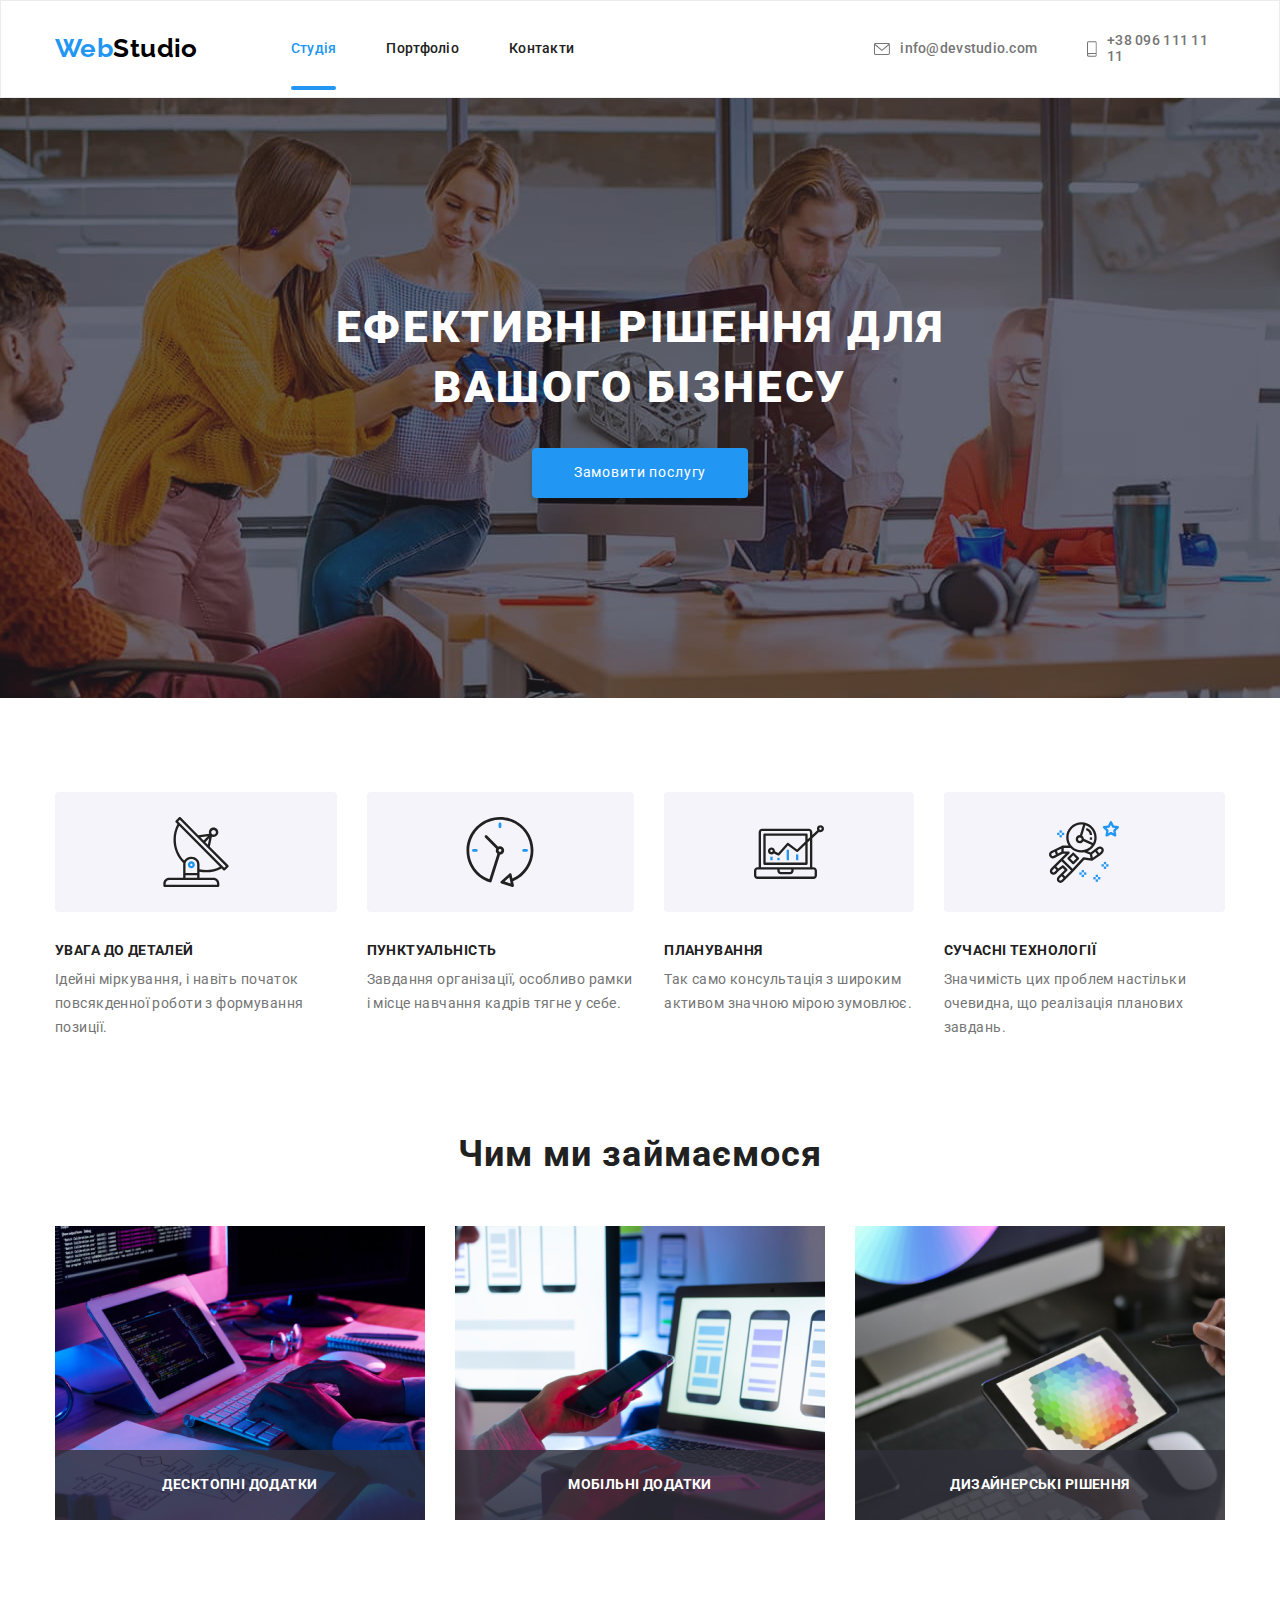
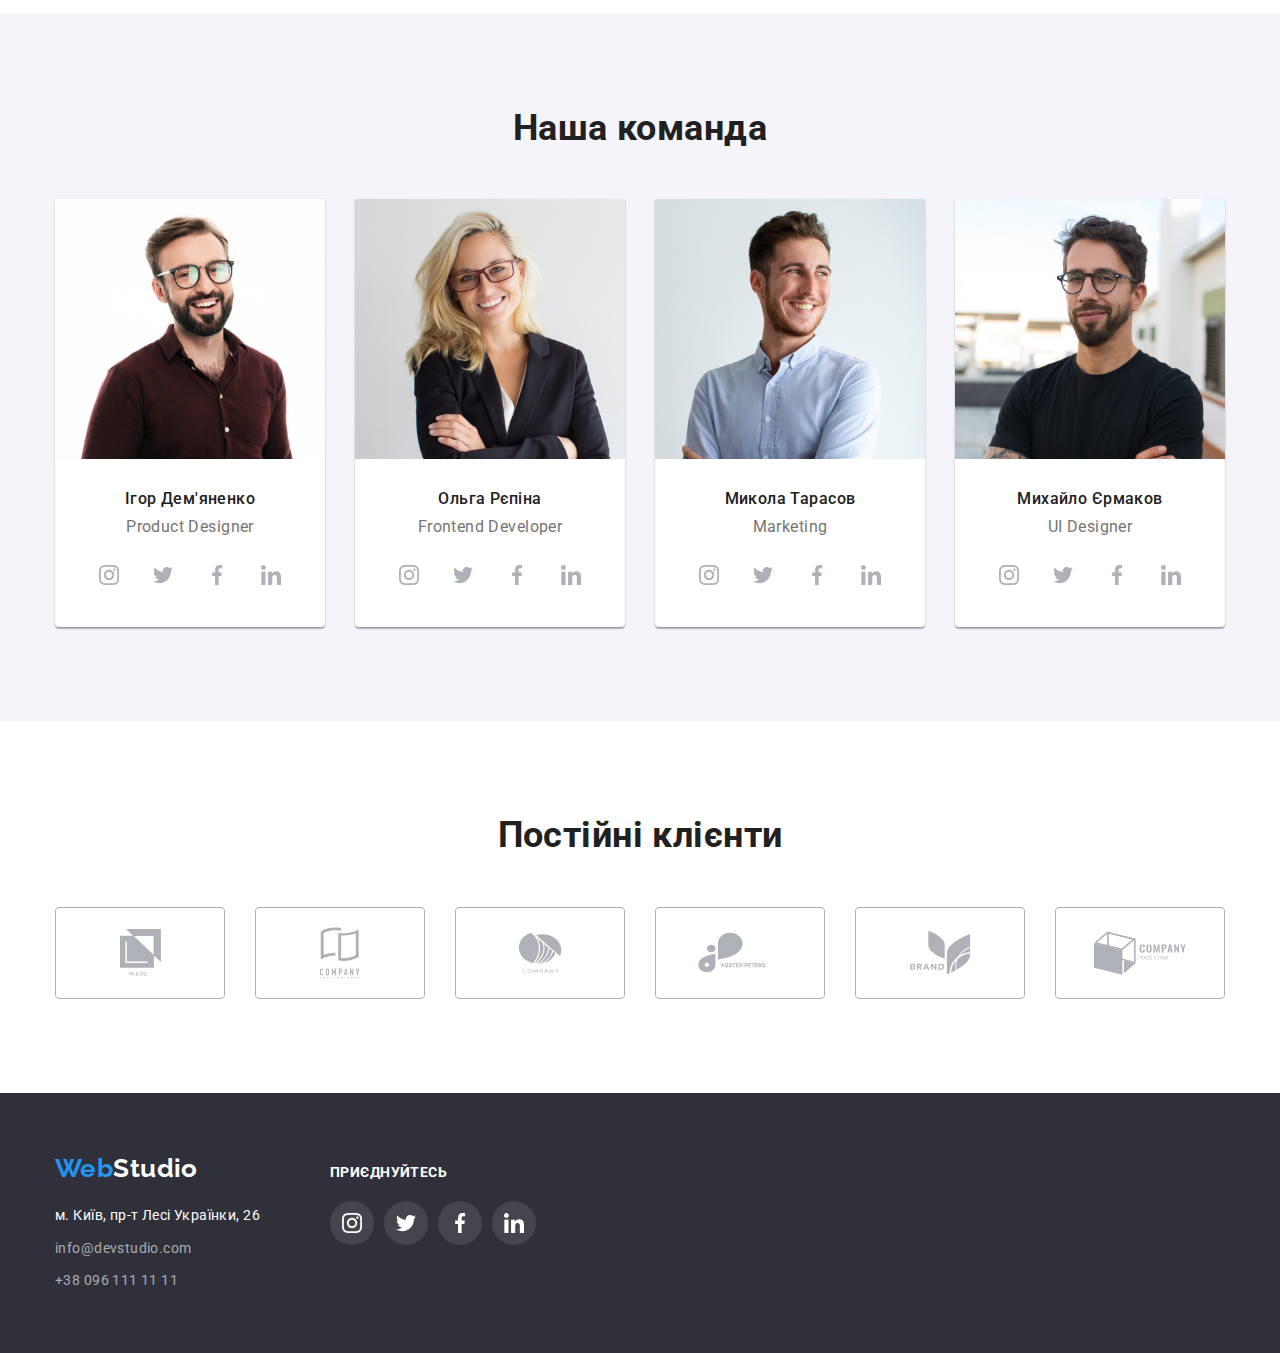
<file: index.html>
<!DOCTYPE html>
<html lang="uk">
  <head>
    <meta charset="UTF-8" />
    <meta http-equiv="X-UA-Compatible" content="IE=edge" />
    <meta name="viewport" content="width=device-width, initial-scale=1.0" />
    <title>WebStudio</title>
    <link rel="preconnect" href="https://fonts.googleapis.com" />
    <link rel="preconnect" href="https://fonts.gstatic.com" crossorigin />

    <!-- font famaly -->

    <link
      href="https://fonts.googleapis.com/css2?family=Raleway:wght@700&family=Roboto:wght@400;500;700;900&display=swap"
      rel="stylesheet"
    />

    <!-- normalizer -->

    <link
      rel="stylesheet"
      href="https://cdnjs.cloudflare.com/ajax/libs/modern-normalize/1.1.0/modern-normalize.min.css"
    />

    <!-- Styles -->

    <link rel="stylesheet" href="./css/styles.css" />
  </head>
  <body>
    <!-- header -->

    <header class="header">
      <div class="container">
        <nav class="header-nav">
          <a href="WebStudio" class="header-logo"
            ><span class="header-logo-accent">Web</span>Studio</a
          >
          <ul class="header-nav-list list">
            <li class="header-nav-item"
              ><a href="./index.html" class="header-nav-link current">Студія</a></li
            >
            <li class="header-nav-item"
              ><a href="./portfolio.html" class="header-nav-link">Портфоліо</a></li
            >
            <li class="header-nav-item"><a href="Контакти" class="header-nav-link">Контакти</a></li>
          </ul>
        </nav>

        <ul class="contacts-list list">
          <li class="contacts-item"
            ><a href="mailto:info@devstudio.com" class="contacts-link">
              <svg class="mail" width="16" height="12">
                <use href="./image/icons.svg#mail"></use>
              </svg>
              info@devstudio.com</a
            ></li
          >
          <li class="contacts-item"
            ><a href="tel:+380961111111" class="contacts-link">
              <svg class="smartphone" width="10" height="16">
                <use href="./image/icons.svg#smartphone"></use>
              </svg>
              +38 096 111 11 11</a
            ></li
          >
        </ul>
      </div>
    </header>

    <main>
      <!-- hero -->

      <section class="section hero">
        <div class="container">
          <h1 class="hero-title">Ефективні рішення для вашого бізнесу</h1>
          <button type="button" class="hero-button" data-modal-open>Замовити послугу</button>
        </div>
      </section>

      <!--Company skills-->
      <section class="section skills">
        <div class="container">
          <h2 class="visually-hidden">Переваги</h2>
          <ul class="skills-list list">
            <li class="skills-item">
              <div class="skills-icon-box">
                <svg class="skills-icon" width="70" height="70">
                  <use href="./image/icons.svg#antenna"></use>
                </svg>
              </div>
              <h3 class="skills-title">УВАГА ДО ДЕТАЛЕЙ</h3>
              <p class="skills-text"
                >Ідейні міркування, і навіть початок повсякденної роботи з формування позиції.</p
              >
            </li>
            <li class="skills-item">
              <div class="skills-icon-box">
                <svg class="skills-icon" width="70" height="70">
                  <use href="./image/icons.svg#clock"></use>
                </svg>
              </div>
              <h3 class="skills-title">ПУНКТУАЛЬНІСТЬ</h3>
              <p class="skills-text"
                >Завдання організації, особливо рамки і місце навчання кадрів тягне у себе.</p
              >
            </li>
            <li class="skills-item">
              <div class="skills-icon-box">
                <svg class="skills-icon" width="70" height="70">
                  <use href="./image/icons.svg#diagram"></use>
                </svg>
              </div>
              <h3 class="skills-title">ПЛАНУВАННЯ</h3>
              <p class="skills-text"
                >Так само консультація з широким активом значною мірою зумовлює.</p
              >
            </li>
            <li class="skills-item">
              <div class="skills-icon-box">
                <svg class="skills-icon" width="70" height="70">
                  <use href="./image/icons.svg#astronaut"></use>
                </svg>
              </div>
              <h3 class="skills-title">СУЧАСНІ ТЕХНОЛОГІЇ</h3>
              <p class="skills-text"
                >Значимість цих проблем настільки очевидна, що реалізація планових завдань.</p
              >
            </li>
          </ul>
        </div>
      </section>

      <!--Company scope of work-->
      <section class="section work">
        <div class="container">
          <h2 class="work-title">Чим ми займаємося</h2>
          <ul class="work-list list">
            <li class="work-item">
            <div class="work-thumb">
              <img
                src="./image/scope-of-work/box-1.jpg"
                alt="writing code"
                width="370"
                height="294"
              />
              <div class="work-overlay">
                <p class="work-overlay-desc">Десктопні додатки</p>
              </div>
            </div>
              
            </li>
            <li class="work-item">
            <div class="work-thumb">
              <img
                src="./image/scope-of-work/box-2.jpg"
                alt="application design"
                width="370"
                height="294"
              />
              <div class="work-overlay">
                <p class="work-overlay-desc">Мобільні додатки</p>
              </div>
            </div>
              
            </li>
            <li class="work-item">
            <div class="work-thumb">
              <img
              src="./image/scope-of-work/box-3.jpg"
              alt="final testing of the application"
              width="370"
              height="294"
              />
              <div class="work-overlay">
                <p class="work-overlay-desc">Дизайнерські рішення</p>
              </div>
          </div>
              
            </li>
          </ul>
        </div>
      </section>

      <!--Our team-->
      <section class="section team">
        <div class="container">
          <h2 class="team-title">Наша команда</h2>
          <ul class="team-list list">
            <li class="team-item">
              <img
                class="team-img"
                src="./image/our-team/img-1.jpg"
                alt="Ігор Дем'яненко"
                width="270"
                height="260"
              />
              <div class="team-content-wrapp">
                <h3 class="team-item-subtitle">Ігор Дем'яненко</h3>
                <p class="team-item-text">Product Designer</p>
                <ul class="socials-list">
                  <li class="socials-item">
                    <a
                      class="socials-link"
                      href="https://instagram.com"
                      target="_blank"
                      rel="noopener noreferrer"
                      aria-label="Instagram"
                    >
                      <svg class="socials-icon" width="20px" height="20px">
                        <use href="./image/icons.svg#instagram"></use>
                      </svg>
                    </a>
                  </li>
                  <li class="socials-item">
                    <a
                      class="socials-link link"
                      href="https://twitter.com"
                      target="_blank"
                      rel="noopener noreferrer"
                      aria-label="Twitter"
                    >
                      <svg class="socials-icon" width="20px" height="20px">
                        <use href="./image/icons.svg#twitter"></use></svg
                    ></a>
                  </li>
                  <li class="socials-item">
                    <a
                      class="socials-link link"
                      href="https://facebook.com"
                      aria-label="Facebook"
                      target="_blank"
                      rel="noopener noreferrer"
                    >
                      <svg class="socials-icon" width="20px" height="20px">
                        <use href="./image/icons.svg#facebook"></use></svg></a
                  ></li>
                  <li class="socials-item"
                    ><a
                      class="socials-link link"
                      href="https://linkedin.com"
                      aria-label="LinkedIn"
                      target="_blank"
                      rel="noopener noreferrer"
                    >
                      <svg class="socials-icon" width="20px" height="20px">
                        <use href="./image/icons.svg#linkedin"></use></svg
                    ></a>
                  </li>
                </ul>
              </div>
            </li>
            <li class="team-item">
              <img
                class="team-img"
                src="./image/our-team/img-2.jpg"
                alt="Ольга Рєпіна"
                width="270"
                height="260"
              />
              <div class="team-content-wrapp">
                <h3 class="team-item-subtitle">Ольга Рєпіна</h3>
                <p class="team-item-text">Frontend Developer</p>
                <ul class="socials-list">
                  <li class="socials-item">
                    <a
                      class="socials-link"
                      href="https://instagram.com"
                      target="_blank"
                      rel="noopener noreferrer"
                      aria-label="Instagram"
                    >
                      <svg class="socials-icon" width="20px" height="20px">
                        <use href="./image/icons.svg#instagram"></use>
                      </svg>
                    </a>
                  </li>
                  <li class="socials-item">
                    <a
                      class="socials-link link"
                      href="https://twitter.com"
                      target="_blank"
                      rel="noopener noreferrer"
                      aria-label="Twitter"
                    >
                      <svg class="socials-icon" width="20px" height="20px">
                        <use href="./image/icons.svg#twitter"></use></svg
                    ></a>
                  </li>
                  <li class="socials-item">
                    <a
                      class="socials-link link"
                      href="https://facebook.com"
                      aria-label="Facebook"
                      target="_blank"
                      rel="noopener noreferrer"
                    >
                      <svg class="socials-icon" width="20px" height="20px">
                        <use href="./image/icons.svg#facebook"></use></svg></a
                  ></li>
                  <li class="socials-item"
                    ><a
                      class="socials-link link"
                      href="https://linkedin.com"
                      aria-label="LinkedIn"
                      target="_blank"
                      rel="noopener noreferrer"
                    >
                      <svg class="socials-icon" width="20px" height="20px">
                        <use href="./image/icons.svg#linkedin"></use></svg
                    ></a>
                  </li>
                </ul>
              </div>
            </li>
            <li class="team-item">
              <img
                class="team-img"
                src="./image/our-team/img-3.jpg"
                alt="Микола Тарасов"
                width="270"
                height="260"
              />
              <div class="team-content-wrapp">
                <h3 class="team-item-subtitle">Микола Тарасов</h3>
                <p class="team-item-text">Marketing</p>
                <ul class="socials-list">
                  <li class="socials-item">
                    <a
                      class="socials-link"
                      href="https://instagram.com"
                      target="_blank"
                      rel="noopener noreferrer"
                      aria-label="Instagram"
                    >
                      <svg class="socials-icon" width="20px" height="20px">
                        <use href="./image/icons.svg#instagram"></use>
                      </svg>
                    </a>
                  </li>
                  <li class="socials-item">
                    <a
                      class="socials-link link"
                      href="https://twitter.com"
                      target="_blank"
                      rel="noopener noreferrer"
                      aria-label="Twitter"
                    >
                      <svg class="socials-icon" width="20px" height="20px">
                        <use href="./image/icons.svg#twitter"></use></svg
                    ></a>
                  </li>
                  <li class="socials-item">
                    <a
                      class="socials-link link"
                      href="https://facebook.com"
                      aria-label="Facebook"
                      target="_blank"
                      rel="noopener noreferrer"
                    >
                      <svg class="socials-icon" width="20px" height="20px">
                        <use href="./image/icons.svg#facebook"></use></svg></a
                  ></li>
                  <li class="socials-item"
                    ><a
                      class="socials-link link"
                      href="https://linkedin.com"
                      aria-label="LinkedIn"
                      target="_blank"
                      rel="noopener noreferrer"
                    >
                      <svg class="socials-icon" width="20px" height="20px">
                        <use href="./image/icons.svg#linkedin"></use></svg
                    ></a>
                  </li>
                </ul>
              </div>
            </li>
            <li class="team-item">
              <img
                class="team-img"
                src="./image/our-team/img-4.jpg"
                alt="Михайло Єрмаков"
                width="270"
                height="260"
              />
              <div class="team-content-wrapp">
                <h3 class="team-item-subtitle">Михайло Єрмаков</h3>
                <p class="team-item-text">UI Designer</p>
                <ul class="socials-list">
                  <li class="socials-item">
                    <a
                      class="socials-link"
                      href="https://instagram.com"
                      target="_blank"
                      rel="noopener noreferrer"
                      aria-label="Instagram"
                    >
                      <svg class="socials-icon" width="20px" height="20px">
                        <use href="./image/icons.svg#instagram"></use>
                      </svg>
                    </a>
                  </li>
                  <li class="socials-item">
                    <a
                      class="socials-link link"
                      href="https://twitter.com"
                      target="_blank"
                      rel="noopener noreferrer"
                      aria-label="Twitter"
                    >
                      <svg class="socials-icon" width="20px" height="20px">
                        <use href="./image/icons.svg#twitter"></use></svg
                    ></a>
                  </li>
                  <li class="socials-item">
                    <a
                      class="socials-link link"
                      href="https://facebook.com"
                      aria-label="Facebook"
                      target="_blank"
                      rel="noopener noreferrer"
                    >
                      <svg class="socials-icon" width="20px" height="20px">
                        <use href="./image/icons.svg#facebook"></use></svg></a
                  ></li>
                  <li class="socials-item"
                    ><a
                      class="socials-link link"
                      href="https://linkedin.com"
                      aria-label="LinkedIn"
                      target="_blank"
                      rel="noopener noreferrer"
                    >
                      <svg class="socials-icon" width="20px" height="20px">
                        <use href="./image/icons.svg#linkedin"></use></svg
                    ></a>
                  </li>
                </ul>
              </div>
            </li>
          </ul>
        </div>
      </section>

      <!-- Сustomers -->

      <section class="section customers">
        <div class="container">
          <h2 class="customers-title">Постійні клієнти</h2>
          <ul class="customers-list list">
            <li class="customers-item">
                <a
                  class="customers-link"
                  href=""
                  target="_blank"
                  rel="noopener noreferrer"
                  aria-label="customers">
                  <svg class="customers-icon" width="41px" height="47px">
                    <use href="./image/icons.svg#group"></use>
                  </svg>
                </a>       
            </li>
            <li class="customers-item">              
                <a
                  class="customers-link"
                  href=""
                  target="_blank"
                  rel="noopener noreferrer"
                  aria-label="customers"
                >
                  <svg class="customers-icon" width="40px" height="52px">
                    <use href="./image/icons.svg#group-1"></use>
                  </svg>
                </a>
            </li>
            <li class="customers-item">
                <a
                  class="customers-link"
                  href=""
                  target="_blank"
                  rel="noopener noreferrer"
                  aria-label="customers"
                >
                  <svg class="customers-icon" width="44px" height="41px">
                    <use href="./image/icons.svg#group-2"></use>
                  </svg>
                </a>
            </li>
            <li class="customers-item">
                <a
                  class="customers-link"
                  href=""
                  target="_blank"
                  rel="noopener noreferrer"
                  aria-label="customers"
                >
                  <svg class="customers-icon" width="84px" height="41px">
                    <use href="./image/icons.svg#group-3"></use>
                  </svg>
                </a>
            </li>
            <li class="customers-item">              
                <a
                  class="customers-link"
                  href=""
                  target="_blank"
                  rel="noopener noreferrer"
                  aria-label="customers"
                >
                  <svg class="customers-icon" width="63px" height="45px">
                    <use href="./image/icons.svg#group-4"></use>
                  </svg>
                </a>
            </li>
            <li class="customers-item">
                <a
                  class="customers-link"
                  href=""
                  target="_blank"
                  rel="noopener noreferrer"
                  aria-label="customers"
                >
                  <svg class="customers-icon" width="94px" height="44px">
                    <use href="./image/icons.svg#group-5"></use>
                  </svg>
                </a>
              </div>
            </li>
          </ul>
        </div>
      </sectin>
    </main>

    <footer class="footer">
      <div class="container footer-box">
        <div class="footer-contacts">
          <a href="WebStudio" class="footer-logo"><span class="logo-accent">Web</span>Studio</a>
          <address>
            <ul class="footer-list list">
              <li class="footer-item">
                <a href="" class="address-link">м. Київ, пр-т Лесі Українки, 26</a>
              </li>
              <li class="footer-item">
                <a href="mailto:info@devstudio.com" class="footer-contacts-link link"
                  >info@devstudio.com</a
                >
              </li>
              <li class="footer-item">
                <a href="tel:+380961111111" class="footer-contacts-link link">+38 096 111 11 11</a>
              </li>
            </ul>
          </address>
        </div>

        <div class="footer-socials">
          <h3 class="footer-socials-title">приєднуйтесь</h3>
          <ul class="footer-socials-list">
            <li class="footer-socials-item">
              <a
                class="footer-socials-link"
                href="https://instagram.com"
                target="_blank"
                rel="noopener noreferrer"
                aria-label="Instagram"
              >
                <svg class="footer-socials-icon" width="20px" height="20px">
                  <use href="./image/icons.svg#instagram"></use>
                </svg>
              </a>
            </li>
            <li class="footer-socials-item">
              <a
                class="footer-socials-link link"
                href="https://twitter.com"
                target="_blank"
                rel="noopener noreferrer"
                aria-label="Twitter"
              >
                <svg class="footer-socials-icon" width="20px" height="20px">
                  <use href="./image/icons.svg#twitter"></use></svg
              ></a>
            </li>
            <li class="footer-socials-item">
              <a
                class="footer-socials-link link"
                href="https://facebook.com"
                aria-label="Facebook"
                target="_blank"
                rel="noopener noreferrer"
              >
                <svg class="footer-socials-icon" width="20px" height="20px">
                  <use href="./image/icons.svg#facebook"></use></svg></a
            ></li>
            <li class="footer-socials-item"
              ><a
                class="footer-socials-link link"
                href="https://linkedin.com"
                aria-label="LinkedIn"
                target="_blank"
                rel="noopener noreferrer"
              >
                <svg class="footer-socials-icon" width="20px" height="20px">
                  <use href="./image/icons.svg#linkedin"></use></svg
              ></a>
            </li>
          </ul>
        </div>
      </div>
    </footer>

    <!-- Modal -->
    <div class="backdrop is-hidden" data-modal>
      <div class="modal">
        <button class="modal-button" type="button" data-modal-close>
          <svg class="" width="11px" height="11px">
            <use href="./image/icons.svg#Vector"></use>
          </svg>
        </button>
      </div>      
    </div>

    <script src="./js/modal.js"></script>
  </body>
</html>
</file>
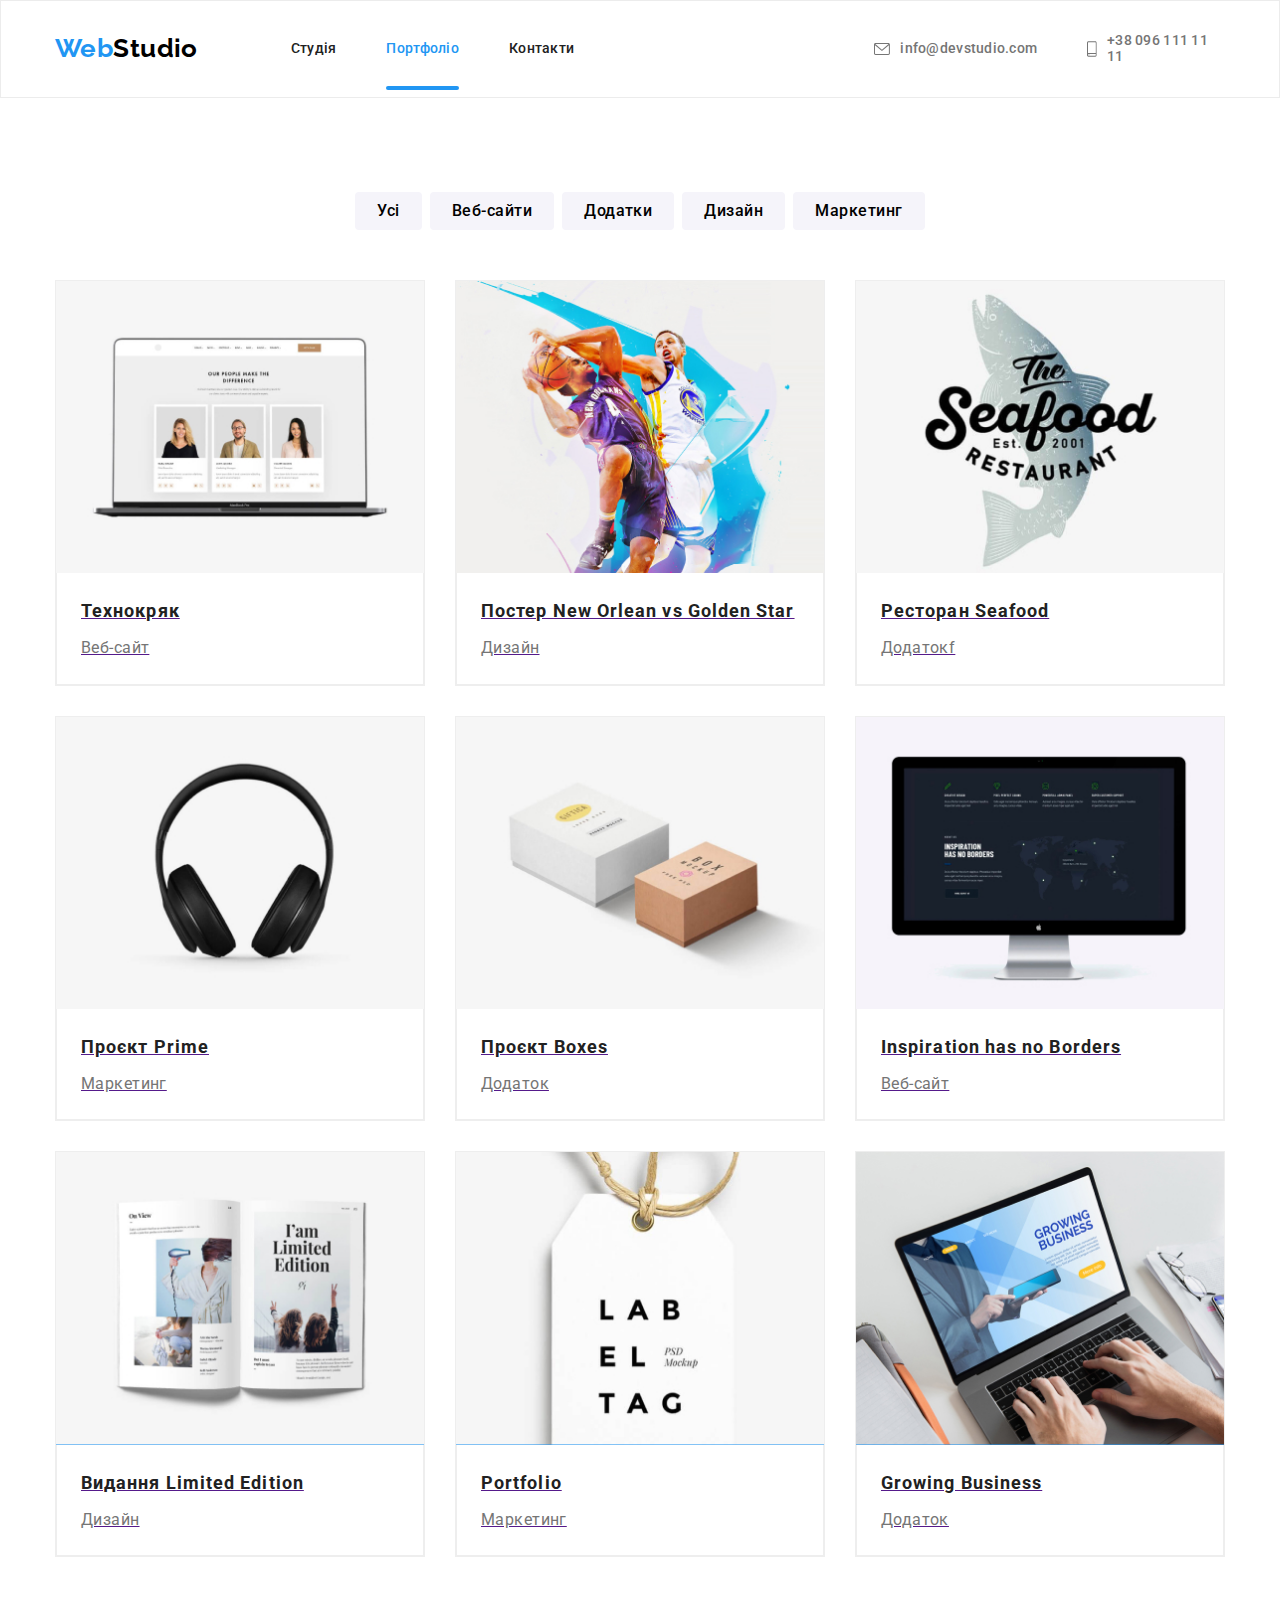
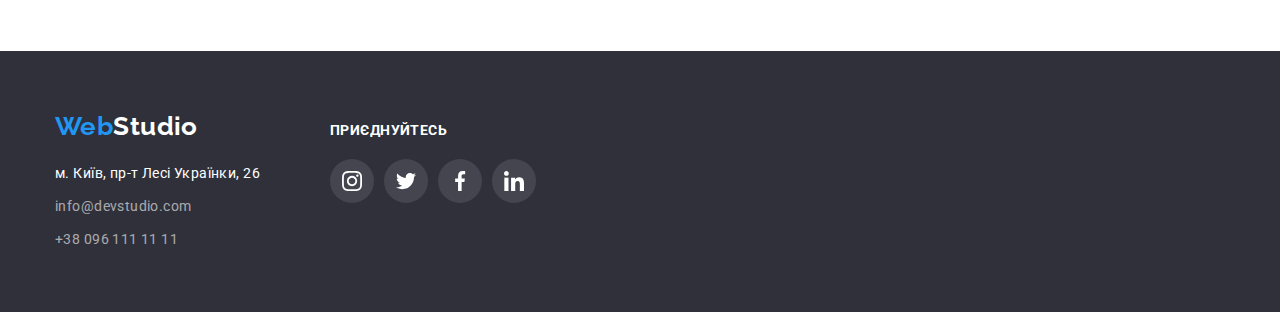
<file: portfolio.html>
<!DOCTYPE html>
<html lang="uk">
  <head>
    <meta charset="UTF-8" />
    <meta http-equiv="X-UA-Compatible" content="IE=edge" />
    <meta name="viewport" content="width=device-width, initial-scale=1.0" />
    <title>WebStudio</title>
    <link rel="preconnect" href="https://fonts.googleapis.com" />
    <link rel="preconnect" href="https://fonts.gstatic.com" crossorigin />
    <link
      href="https://fonts.googleapis.com/css2?family=Raleway:wght@700&family=Roboto:wght@400;500;700;900&display=swap"
      rel="stylesheet"
    />

    <!-- normalizer -->

    <link
      rel="stylesheet"
      href="https://cdnjs.cloudflare.com/ajax/libs/modern-normalize/1.1.0/modern-normalize.min.css"
    />

    <!-- styles -->
    <link rel="stylesheet" href="./css/styles.css" />
  </head>
  <body>
    <header class="header">
      <div class="container">
        <nav class="header-nav">
          <a href="WebStudio" class="header-logo"
            ><span class="header-logo-accent">Web</span>Studio</a
          >
          <ul class="header-nav-list list">
            <li class="header-nav-item"
              ><a href="./index.html" class="header-nav-link">Студія</a></li
            >
            <li class="header-nav-item"
              ><a href="./portfolio.html" class="header-nav-link current">Портфоліо</a></li
            >
            <li class="header-nav-item"><a href="Контакти" class="header-nav-link">Контакти</a></li>
          </ul>
        </nav>

        <ul class="contacts-list list">
          <li class="contacts-item"
            ><a href="mailto:info@devstudio.com" class="contacts-link">
              <svg class="mail" width="16" height="12">
                <use href="./image/icons.svg#mail"></use>
              </svg>
              info@devstudio.com</a
            ></li
          >
          <li class="contacts-item"
            ><a href="tel:+380961111111" class="contacts-link">
              <svg class="smartphone" width="10" height="16">
                <use href="./image/icons.svg#smartphone"></use>
              </svg>
              +38 096 111 11 11</a
            ></li
        </ul>
      </div>
    </header>

    <main>
      <section class="section cards">
        <div class="container">
          <h1 class="visually-hidden"> Портфоліо</h1>
          <!-- Navi-flters -->
          <ul class="filters-list list">
            <li><button type="button" class="button button-active">Усі</button></li>
            <li><button type="button" class="button button-active">Веб-сайти</button></li>
            <li><button type="button" class="button button-active">Додатки</button></li>
            <li><button type="button" class="button button-active">Дизайн</button></li>
            <li><button type="button" class="button button-active">Маркетинг</button></li>
          </ul>

          <!--Portfolio elements -->

          <ul class="projects-list list">
            <li class="projects-item">
              <a href="">
              <div class="projects-thumb">
                <img
                src="./image/page-2-main-content/img-1.jpg"
                alt="Технокряк"
                width="370"
                height="294"                
              />
              <div class="overlay">
                <p class="overlay-desc">Ресурс пропонує комплексні пропозиції з різним рівнем функціоналу та сервісів. Все це дозволить відвідувачу отримати вичерпні відомості про компанію чи приватну особу.</p>
              </div>
           
              </div>
              <div class="projects-content-wrapp">
                <h2 class="projects-title">Технокряк</h2>
                <p class="projects-text">Веб-сайт</p>
              </div>
              </a>
            </li>
            <li class="projects-item">
              <a href="">
              <div class="projects-thumb">
                <img
                src="./image/page-2-main-content/img-2.jpg"
                alt="Постер New Orlean vs Golden Star"
                width="370"
                height="294"
              />
              <div class="overlay">
                <p class="overlay-desc">Ресурс пропонує комплексні пропозиції з різним рівнем функціоналу та сервісів. Все це дозволить відвідувачу отримати вичерпні відомості про компанію чи приватну особу.</p>
              </div>
              </div>
              
              <div class="projects-content-wrapp">
                <h2 class="projects-title">Постер New Orlean vs Golden Star</h2>
                <p class="projects-text">Дизайн</p>
              </div>
            </a>
            </li>
            <li class="projects-item">
              <a href="">
              <div class="projects-thumb">
                <img
                src="./image/page-2-main-content/img-3.jpg"
                alt="Постер New Orlean vs Golden Star"
                width="370"
                height="294"
              />
              <div class="overlay">
                <p class="overlay-desc">Ресурс пропонує комплексні пропозиції з різним рівнем функціоналу та сервісів. Все це дозволить відвідувачу отримати вичерпні відомості про компанію чи приватну особу.</p>
              </div>
              </div>
              
              <div class="projects-content-wrapp">
                <h2 class="projects-title">Ресторан Seafood</h2>
                <p class="projects-text">Додатокf</p>
              </div>
              </a>
            </li>
            <li class="projects-item">
              <a href="">
              <div class="projects-thumb">
                <img
                src="./image/page-2-main-content/img-4.jpg"
                alt="Проєкт Prime"
                width="370"
                height="294"
              />
              <div class="overlay">
                <p class="overlay-desc">Ресурс пропонує комплексні пропозиції з різним рівнем функціоналу та сервісів. Все це дозволить відвідувачу отримати вичерпні відомості про компанію чи приватну особу.</p>
              </div>
              </div>
             
              <div class="projects-content-wrapp">
                <h2 class="projects-title">Проєкт Prime</h2>
                <p class="projects-text">Маркетинг</p>
              </div>
            </a>
            </li>
            <li class="projects-item">
              <a href="">
              <div class="projects-thumb">
                <img
                src="./image/page-2-main-content/img-5.jpg"
                alt="Проєкт Boxes"
                width="370"
                height="294"
              />
              <div class="overlay">
                <p class="overlay-desc">Ресурс пропонує комплексні пропозиції з різним рівнем функціоналу та сервісів. Все це дозволить відвідувачу отримати вичерпні відомості про компанію чи приватну особу.</p>
              </div>
              </div>
              
              <div class="projects-content-wrapp">
                <h2 class="projects-title">Проєкт Boxes</h2>
                <p class="projects-text">Додаток</p>
              </div>
              </a>
            </li>
            <li class="projects-item">
              <a href="">
              <div class="projects-thumb">
                <img
                src="./image/page-2-main-content/img-6.jpg"
                alt="Inspiration has no Borders"
                width="370"
                height="294"
              />
              <div class="overlay">
                <p class="overlay-desc">Ресурс пропонує комплексні пропозиції з різним рівнем функціоналу та сервісів. Все це дозволить відвідувачу отримати вичерпні відомості про компанію чи приватну особу.</p>
              </div>
              </div>
              
              <div class="projects-content-wrapp">
                <h2 class="projects-title">Inspiration has no Borders</h2>
                <p class="projects-text">Веб-сайт</p>
              </div>
              </a>
            </li>
            <li class="projects-item">
              <a href="">
              <div class="projects-thumb">
                <img
                src="./image/page-2-main-content/img-7.jpg"
                alt="Видання Limited Edition"
                width="370"
                height="294"
              />
              <div class="overlay">
                <p class="overlay-desc">Ресурс пропонує комплексні пропозиції з різним рівнем функціоналу та сервісів. Все це дозволить відвідувачу отримати вичерпні відомості про компанію чи приватну особу.</p>
              </div>
              </div>
              
              <div class="projects-content-wrapp">
                <h2 class="projects-title">Видання Limited Edition</h2>
                <p class="projects-text">Дизайн</p>
              </div>
              </a>
            </li>
            <li class="projects-item">
              <a href="">
              <div class="projects-thumb">
                <img
                src="./image/page-2-main-content/img-8.jpg"
                alt="Проєкт LAB"
                width="370"
                height="294"
              />
              <div class="overlay">
                <p class="overlay-desc">Ресурс пропонує комплексні пропозиції з різним рівнем функціоналу та сервісів. Все це дозволить відвідувачу отримати вичерпні відомості про компанію чи приватну особу.</p>
              </div>
              </div>
              
              <div class="projects-content-wrapp">
                <h2 class="projects-title">Portfolio</h2>
                <p class="projects-text">Маркетинг</p>
              </div>
              </a>
            </li>
            <li class="projects-item">
              <a href="">
              <div class="projects-thumb">
                <img
                src="./image/page-2-main-content/img-9.jpg"
                alt="Growing Business"
                width="370"
                height="294"
              />
              <div class="overlay">
                <p class="overlay-desc">Ресурс пропонує комплексні пропозиції з різним рівнем функціоналу та сервісів. Все це дозволить відвідувачу отримати вичерпні відомості про компанію чи приватну особу.</p>
              </div>
              </div>
              
              <div class="projects-content-wrapp">
                <h2 class="projects-title">Growing Business</h2>
                <p class="projects-text">Додаток</p>
              </div>
              </a>
            </li>
          </ul>
        </div>
      </section>
    </main>

    <footer class="footer">
      <div class="container footer-box">
        <div class="footer-contacts">
          <a href="WebStudio" class="footer-logo"><span class="logo-accent">Web</span>Studio</a>
          <address>
            <ul class="footer-list list">
              <li class="footer-item">
                <a href="" class="address-link">м. Київ, пр-т Лесі Українки, 26</a>
              </li>
              <li class="footer-item">
                <a href="mailto:info@devstudio.com" class="footer-contacts-link link"
                  >info@devstudio.com</a
                >
              </li>
              <li class="footer-item">
                <a href="tel:+380961111111" class="footer-contacts-link link">+38 096 111 11 11</a>
              </li>
            </ul>
          </address>
        </div>

        <div class="footer-socials">
          <h3 class="footer-socials-title">приєднуйтесь</h3>
          <ul class="footer-socials-list">
            <li class="footer-socials-item">
              <a
                class="footer-socials-link"
                href="https://instagram.com"
                target="_blank"
                rel="noopener noreferrer"
                aria-label="Instagram"
              >
                <svg class="footer-socials-icon" width="20px" height="20px">
                  <use href="./image/icons.svg#instagram"></use>
                </svg>
              </a>
            </li>
            <li class="footer-socials-item">
              <a
                class="footer-socials-link link"
                href="https://twitter.com"
                target="_blank"
                rel="noopener noreferrer"
                aria-label="Twitter"
              >
                <svg class="footer-socials-icon" width="20px" height="20px">
                  <use href="./image/icons.svg#twitter"></use></svg
              ></a>
            </li>
            <li class="footer-socials-item">
              <a
                class="footer-socials-link link"
                href="https://facebook.com"
                aria-label="Facebook"
                target="_blank"
                rel="noopener noreferrer"
              >
                <svg class="footer-socials-icon" width="20px" height="20px">
                  <use href="./image/icons.svg#facebook"></use></svg></a
            ></li>
            <li class="footer-socials-item"
              ><a
                class="footer-socials-link link"
                href="https://linkedin.com"
                aria-label="LinkedIn"
                target="_blank"
                rel="noopener noreferrer"
              >
                <svg class="footer-socials-icon" width="20px" height="20px">
                  <use href="./image/icons.svg#linkedin"></use></svg
              ></a>
            </li>
          </ul>
        </div>
      </div>
    </footer>
  </body>
</html>
</file>
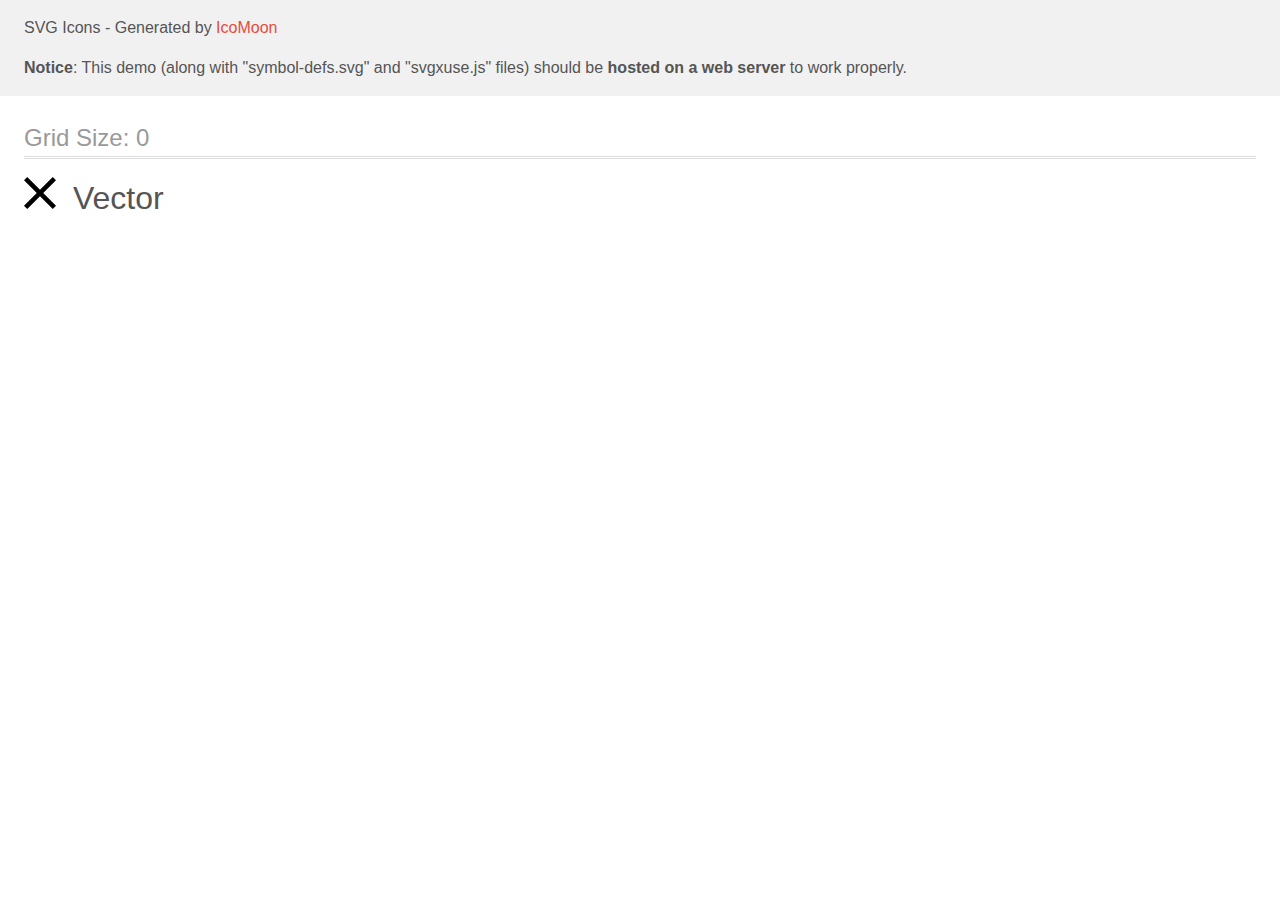
<file: image/Icons/modal/demo-external-svg.html>
<!doctype html>
<html>
<head>
    <title>IcoMoon - SVG Icons</title>
    <meta charset="utf-8">
    <meta name="viewport" content="width=device-width, initial-scale=1">
    <link rel="stylesheet" href="demo-files/demo.css">
    <link rel="stylesheet" href="style.css">
</head>
<body>
<header class="bgc1 clearfix">
<div class="mhl">
    <p>SVG Icons - Generated by <a href="https://icomoon.io/app">IcoMoon</a></p><p><strong>Notice</strong>: This demo (along with "symbol-defs.svg" and "svgxuse.js" files) should be <b>hosted on a web server</b> to work properly.</p>
</div>
</header>
    <div class="clearfix mhl ptl">
        <h1 class="mvm mtn fgc1">Grid Size: 0</h1>
        <div class="glyph fs1">
            <div class="clearfix pbs">
                <svg class="icon Vector"><use xlink:href="symbol-defs.svg#Vector"></use></svg><span class="name"> Vector</span>
            </div>
        </div>
  </div>
<script defer src="svgxuse.js"></script>
</body>
</html>
</file>
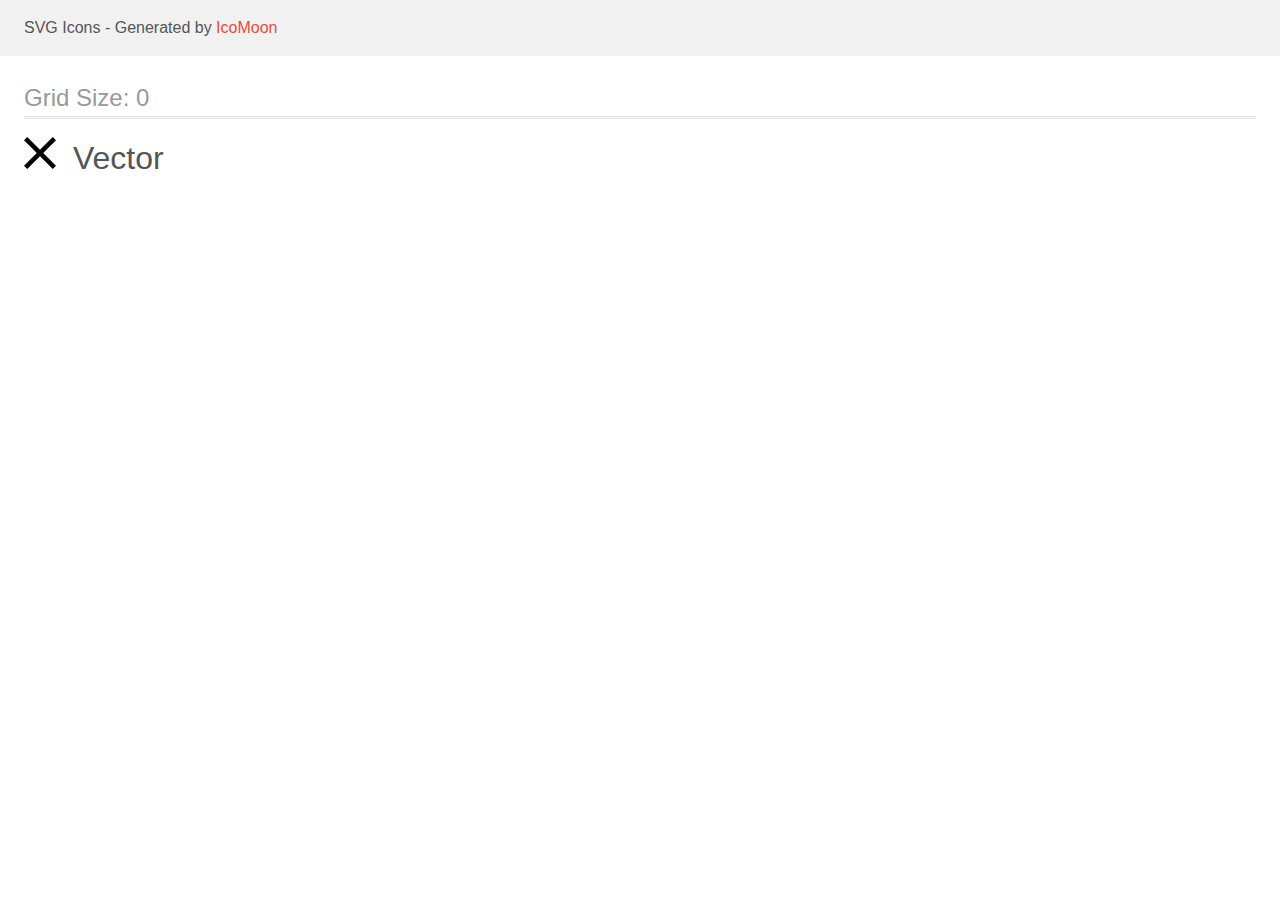
<file: image/Icons/modal/demo.html>
<!doctype html>
<html>
<head>
    <title>IcoMoon - SVG Icons</title>
    <meta charset="utf-8">
    <meta name="viewport" content="width=device-width, initial-scale=1">
    <link rel="stylesheet" href="demo-files/demo.css">
    <link rel="stylesheet" href="style.css">
</head>
<body>
<svg aria-hidden="true" style="position: absolute; width: 0; height: 0; overflow: hidden;" version="1.1" xmlns="http://www.w3.org/2000/svg" xmlns:xlink="http://www.w3.org/1999/xlink">
<defs>
<symbol id="Vector" viewBox="0 0 32 32">
<path d="M32 3.223l-3.223-3.223-12.777 12.777-12.777-12.777-3.223 3.223 12.777 12.777-12.777 12.777 3.223 3.223 12.777-12.777 12.777 12.777 3.223-3.223-12.777-12.777 12.777-12.777z"></path>
</symbol>
</defs>
</svg>

<header class="bgc1 clearfix">
<div class="mhl">
    <p>SVG Icons - Generated by <a href="https://icomoon.io/app">IcoMoon</a></p>
</div>
</header>
    <div class="clearfix mhl ptl">
        <h1 class="mvm mtn fgc1">Grid Size: 0</h1>
        <div class="glyph fs1">
            <div class="clearfix pbs">
                <svg class="icon Vector"><use xlink:href="#Vector"></use></svg><span class="name"> Vector</span>
            </div>
        </div>
  </div>
<script defer src="svgxuse.js"></script>
</body>
</html>
</file>
<file: css/styles.css>
:root {
  /* color palette */
  --primary-text-color: #212121;
  --secondary-text-color: #757575;
  --accent-color: #2196f3;
  --text-white-color: #ffffff;
  --primary-background-color: #ffffff;
  --secondary-background-color: #f5f4fa;

  --animation: 250ms cubic-bezier(0.4, 0, 0.2, 1);

  /* formuls */
  --items: 3;
  --indent: 30px;
}

body {
  background-color: var(--primary-background-color);
  color: var(--primary-text-color);

  font-family: 'Roboto', sans-serif;
  font-size: 14px;
  font-style: normal;
  letter-spacing: 0.03em;

  margin: 0;
}

/* reset */

html {
  box-sizing: border-box;
}

*,
*::before,
*::after {
  box-sizing: inherit;
}

h1,
h2,
h3,
h4,
h5,
h6,
p,
ul {
  margin: 0;
  padding: 0;
}

.list {
  list-style: none;
  display: inline-flex;
}

/* Utils */

.container {
  width: 1200px;
  padding-left: 15px;
  padding-right: 15px;
  margin: 0 auto;
}

img {
  display: block;
  max-width: 100%;
  height: auto;
}

.visually-hidden {
  position: absolute;
  width: 1px;
  height: 1px;
  margin: -1px;
  border: 0;
  padding: 0;

  white-space: nowrap;
  clip-path: inset(100%);
  clip: rect(0 0 0 0);
  overflow: hidden;
}

/* header */

.header {
  border: 1px solid #ececec;
}

.header .container {
  display: flex;
}

.header-nav {
  display: flex;
  align-items: center;
}

/* Logo */

.header-logo {
  color: #000000;

  font-family: 'Raleway';
  font-weight: 700;
  font-size: 26px;
  line-height: 1.19;
  text-decoration: none;

  margin-right: 93px;
  align-items: center;
}

.header-logo-accent {
  color: var(--accent-color);
}

/* site navigation links  */

.header-nav-list {
  display: flex;
  gap: 50px;

  align-items: center;
  justify-content: center;
  margin: 0 300px 0 0;
}

.header-nav-link {
  position: relative;

  color: var(--primary-text-color);

  font-weight: 500;
  line-height: 1.14;
  letter-spacing: 0.02em;
  text-decoration: none;

  transition: color var(--animation);
}

.header-nav-link.current::after {
  content: '';
  position: absolute;

  left: 0;
  top: 46px;

  height: 4px;
  width: 100%;

  background-color: var(--accent-color);
  border-radius: 2px;
}

.header-nav-link:hover,
.header-nav-link:focus {
  color: var(--accent-color);
}

.current {
  color: var(--accent-color);
}

.header-nav-item {
  display: block;
}

/* contacts information */

.contacts-list {
  display: flex;
  gap: 50px;
  align-items: center;
  justify-content: center;
  padding: 0;
  margin: 0;
}

.contacts-link {
  color: var(--secondary-text-color);
  display: flex;
  align-items: center;

  font-weight: 500;
  line-height: 1.14;
  letter-spacing: 0.02em;
  text-decoration: none;
  padding-top: 32px;
  padding-bottom: 32px;
  gap: 10px;

  transition: color var(--animation);
}

.contacts-link:hover,
.contacts-link:focus {
  color: var(--accent-color);
}

.mail,
.smartphone {
  fill: currentColor;
}

/* main */

.skills,
.work {
  background-color: var(--primary-background-color);
}

.section {
  padding: 94px 0px;
}
/* Hero */

.hero {
  padding: 200px 0;
  text-align: center;

  background-color: #c4c4c4;

  max-width: 1600px;
  height: 600px;
  margin-left: auto;
  margin-right: auto;

  background-image: linear-gradient(to right, rgba(47, 48, 58, 0.4), rgba(47, 48, 58, 0.4)),
    url(../image/Hero-img/hero-bg.jpg);

  background-repeat: no-repeat;
  background-position: center;
  background-size: cover;
}

.hero-title {
  color: var(--text-white-color);
  width: 696px;
  margin-left: auto;
  margin-right: auto;
  margin-bottom: 30px;

  font-weight: 900;
  font-size: 44px;
  line-height: 1.36;
  text-align: center;
  letter-spacing: 0.06em;
  text-transform: uppercase;
}

.hero-button {
  background-color: var(--accent-color);
  color: var(--text-white-color);

  width: 216px;
  min-height: 50px;
  padding: 10px 32px;
  margin-left: auto;
  margin-right: auto;

  line-height: 1.88;
  letter-spacing: 0.06em;
  box-shadow: 0px 4px 4px rgba(0, 0, 0, 0.15);
  border-radius: 4px;
}

/* Company skills  styles*/

.skills-list {
  display: flex;
  gap: 30px;
  justify-content: center;
  align-items: baseline;
}

.skills-icon-box {
  display: flex;
  height: 120px;
  background-color: var(--secondary-background-color);
  border-radius: 4px;
  align-items: center;
  justify-content: center;
  margin-bottom: 30px;
}

.skills-title {
  color: var(--primary-text-color);
  font-size: 14px;
  line-height: 1.16;
  text-transform: uppercase;

  margin-bottom: 10px;
}

.skills-text {
  color: var(--secondary-text-color);
  line-height: 1.71;
}

/* work */

.work {
  padding-top: 0;
}

.work-title {
  font-weight: 700;
  font-size: 36px;
  line-height: 1.16;

  text-align: center;
  letter-spacing: 0.03em;
  margin-bottom: 50px;
}

.work-list {
  display: flex;
  gap: 30px;
  padding-bottom: 0;
}

.work-item {
  width: calc(100% - 60px / 3);
}

.work-thumb {
  position: relative;
}

.work-overlay {
  position: absolute;
  bottom: 0;
  left: 0;

  width: 370px;
  height: 70px;

  background-color: rgba(47, 48, 58, 0.8);

  display: flex;
  align-items: center;
  justify-content: center;
}

.work-overlay-desc {
  color: var(--text-white-color);

  font-weight: 700;
  font-size: 14px;
  line-height: 1.14px;
  text-align: center;
  letter-spacing: 0.03em;
  text-transform: uppercase;
}
/* Our team */

.team {
  background-color: var(--secondary-background-color);
}

.team-title {
  font-weight: 700;
  font-size: 36px;
  line-height: 1.16;
  text-align: center;

  margin-bottom: 50px;
}

.team-list {
  display: flex;
  gap: 30px;
}

.team-item {
  background-color: #ffffff;

  width: calc(100% - 90px / 4);

  box-shadow: 0px 1px 3px rgba(0, 0, 0, 0.12), 0px 1px 1px rgba(0, 0, 0, 0.14),
    0px 2px 1px rgba(0, 0, 0, 0.2);
  border-radius: 0px 0px 4px 4px;
}

.team-content-wrapp {
  padding: 30px 0;
}

.team-item-subtitle {
  color: var(--primary-text-color);

  font-weight: 500;
  font-size: 16px;
  line-height: 1.19;
  text-align: center;
  margin-bottom: 10px;
}

.team-item-text {
  margin: 0;
  text-align: center;
  font-size: 16px;
  color: var(--secondary-text-color);
  margin-bottom: 16px;
}

/* Socials */

.socials-list {
  display: flex;
  gap: 10px;
  list-style: none;
  justify-content: center;
}

.socials-link {
  display: flex;
  align-items: center;
  justify-content: center;

  width: 44px;
  height: 44px;

  border-radius: 50%;

  transition: background-color var(--animation);
}

.socials-icon {
  fill: #afb1b8;
  transition: fill var(--animation);
}

.socials-link:hover,
.socials-link:focus {
  background-color: var(--accent-color);
}

.socials-link:hover .socials-icon,
.socials-link:focus .socials-icon {
  fill: var(--text-white-color);
}

/* Customers */

.customers-title {
  font-weight: 700;
  font-size: 36px;
  line-height: 1.16;
  text-align: center;

  margin-bottom: 50px;
}

.customers-list {
  display: flex;
  gap: 30px;
}

.customers-item {
  width: calc(100% - 150px / 6);
}

.customers-link {
  display: flex;
  height: 92px;
  width: 170px;
  align-items: center;
  justify-content: center;

  border: 1px solid #afb1b8;
  border-radius: 4px;
  transition: border var(--animation);
}

.customers-icon {
  fill: #afb1b8;

  transition: fill var(--animation);
}

.customers-link:hover,
.customers-link:focus {
  border: 1px solid #2196f3;
}

.customers-link:hover .customers-icon,
.customers-link:focus .customers-icon {
  fill: var(--accent-color);
}

/* footer */

.footer {
  background-color: #2f303a;
  padding: 60px 0;
}

.footer-contacts {
  margin-right: 70px;
}

.footer-box {
  display: flex;
  align-items: baseline;
}

/* footer-logo */

.footer-logo {
  color: var(--text-white-color);

  font-family: 'Raleway';
  font-style: normal;
  font-weight: 700;
  font-size: 26px;
  line-height: 1.19;
  text-decoration: none;
}

.footer-logo .logo-accent {
  color: var(--accent-color);
}

/* Contacts */

.address-link,
.footer-contacts-link {
  display: flex;
  text-decoration: none;

  font-style: normal;
  font-weight: 400;
  line-height: 1.71;
}

.footer-list {
  display: list-item;
  margin-top: 20px;
}

.footer-item:not(:last-child) {
  margin-bottom: 9px;
}

.address-link {
  color: var(--text-white-color);
}

.footer-contacts-link {
  color: rgba(255, 255, 255, 0.6);

  transition: color var(--animation);
}

.footer-contacts-link:hover,
.footer-contacts-link:focus {
  color: var(--accent-color);
}

/* footer-socials */

.footer-socials {
  display: inline-block;
  width: 206px;
  height: 80px;
  justify-content: center;
}

.footer-socials-title {
  font-weight: 700;
  font-size: 14px;
  line-height: 1.14;
  letter-spacing: 0.03em;
  text-transform: uppercase;

  color: #ffffff;

  margin-bottom: 20px;
}

.footer-socials-list {
  display: flex;
  gap: 10px;
  list-style: none;
  justify-content: center;
}

.footer-socials-link {
  display: flex;
  align-items: center;
  justify-content: center;

  width: 44px;
  height: 44px;

  background-color: rgba(255, 255, 255, 0.1);
  border-radius: 50%;
  transition: background-color var(--animation);
}

.footer-socials-icon {
  fill: var(--text-white-color);
}

.footer-socials-link:hover,
.footer-socials-link:focus {
  background-color: var(--accent-color);
}

.footer-socials-link:hover .footer-socials-icon,
.footer-socials-link:focus .footer-socials-icon 

/* NEW PAGE */

.filters-container {
  flex-direction: column;
}

/* Filters */

.filters-list {
  display: flex;
  gap: 8px;
  justify-content: center;
  margin-bottom: 50px;
}

button {
  cursor: pointer;
  border: none;
}

.button {
  font-style: normal;
  font-weight: 500;
  font-size: 16px;
  line-height: calc(26 / 16);
  text-align: center;
  letter-spacing: 0.03em;
  background: var(--secondary-background-color);
  border-radius: 4px;
  border: none;
  padding: 6px 22px;
  min-height: 30px;
  transition: background-color var(--animation), color var(--animation), box-shadow var(--animation);
}

.button-active:hover,
.button-active:focus {
  color: var(--text-white-color);
  background-color: var(--accent-color);
  box-shadow: 0px 3px 1px rgba(0, 0, 0, 0.1), 0px 1px 2px rgba(0, 0, 0, 0.08),
    0px 2px 2px rgba(0, 0, 0, 0.12);
}

/* Cards set */

.projects-list {
  --items: 3;
  display: flex;
  flex-wrap: wrap;
  gap: 30px;
  padding-left: 0;
}

.projects-item {
  border: 1px solid #eeeeee;
  width: calc((100% - 60px) / 3);
  transition: box-shadow var(--animation);
}

.projects-item:hover {
  box-shadow: 0px 1px 1px rgba(0, 0, 0, 0.12), 0px 4px 4px rgba(0, 0, 0, 0.06),
    1px 4px 6px rgba(0, 0, 0, 0.16);
}

.projects-thumb {
  position: relative;
  overflow: hidden;
}

.overlay {
  position: absolute;
  top: 0;
  left: 0;

  transform: translateY(100%);
  transition: transform var(--animation);

  width: 100%;
  height: 100%;

  display: flex;
  align-items: center;
  justify-content: center;
  padding: 63px 24px;

  background-color: rgba(33, 150, 243, 0.9);
}

.overlay-desc {
  color: var(--text-white-color);

  font-weight: 400;
  font-size: 18px;
  line-height: 1.56;
  letter-spacing: 0.03em;
}

.projects-item:hover .overlay,
.projects-item:focus .overlay {
  transform: translateY(0);
}

.projects-content-wrapp {
  padding: 20px 24px;

  border-bottom: 1px solid #eeeeee;
  border-left: 1px solid #eeeeee;
  border-right: 1px solid #eeeeee;
}

.projects-title {
  color: var(--primary-text-color);

  font-size: 18px;
  line-height: 2;
  letter-spacing: 0.06em;
  margin-bottom: 4px;
}
.projects-text {
  color: var(--secondary-text-color);

  font-size: 16px;
  line-height: 1.89;
}

/* Modal */

.backdrop {
  position: fixed;
  top: 0;
  left: 0;

  width: 100%;
  height: 100%;

  opacity: 1;
  visibility: visible;

  background-color: rgba(0, 0, 0, 0.2);
  z-index: 100;

  transition: opacity var(--animation), visibility var(--animation);
}

.backdrop.is-hidden {
  opacity: 0;
  pointer-events: none;
  visibility: hidden;
}

.modal {
  position: absolute;
  top: 50%;
  left: 50%;
  transform: translate(-50%, -50%);

  width: 528px;
  height: 581px;

  background-color: var(--primary-background-color);
  box-shadow: 0px 1px 3px rgba(0, 0, 0, 0.12), 0px 1px 1px rgba(0, 0, 0, 0.14),
    0px 2px 1px rgba(0, 0, 0, 0.2);
  border-radius: 4px;
}

.modal-button {
  position: absolute;

  top: 8px;
  right: 8px;

  width: 30px;
  height: 30px;

  display: flex;
  justify-content: center;
  align-items: center;

  padding: 0;
  background-color: var(--primary-background-color);
  border-radius: 50%;
  border: 1px solid rgba(0, 0, 0, 0.1);

  cursor: pointer;
}
</file>
<file: image/Icons/modal/demo-files/demo.css>
body {
  padding: 0;
  margin: 0;
  font-family: sans-serif;
  font-size: 1em;
  line-height: 1.5;
  color: #555;
  background: #fff;
}
h1 {
  font-size: 1.5em;
  font-weight: normal;
  box-shadow: 0 1px #ddd, 0 2px #fff, 0 3px #ddd;
}
small {
  font-size: .66666667em;
}
a {
  color: #e74c3c;
  text-decoration: none;
}
a:hover, a:focus {
  box-shadow: 0 1px #e74c3c;
}
.bshadow0, input {
  box-shadow: inset 0 -2px #e7e7e7;
}
input:hover {
  box-shadow: inset 0 -2px #ccc;
}
input, fieldset {
  font-size: 1em;
  margin: 0;
  padding: 0;
  border: 0;
}
input {
  color: inherit;
  line-height: 1.5;
  height: 1.5em;
  padding: .25em 0;
}
input:focus {
  outline: none;
  box-shadow: inset 0 -2px #449fdb;
}
.glyph {
  font-size: 16px;
  margin-right: 1.5em;
  float: left;
  width: 17em;
}
svg {
  color: #000;
}
.liga {
  width: 80%;
  width: calc(100% - 2.5em);
}
.talign-right {
  text-align: right;
}
.talign-center {
  text-align: center;
}
.bgc1 {
  background: #f1f1f1;
}
.fgc0 {
  color: #000;
}
.fgc1 {
  color: #999;
}
p {
  margin-top: 1em;
  margin-bottom: 1em;
}
.mvm {
  margin-top: .75em;
  margin-bottom: .75em;
}
.mtn {
  margin-top: 0;
}
.mtl, .mal {
  margin-top: 1.5em;
}
.mbl, .mal {
  margin-bottom: 1.5em;
}
.mal, .mhl {
  margin-left: 1.5em;
  margin-right: 1.5em;
}
.mhmm {
  margin-left: 1em;
  margin-right: 1em;
}
.ptl {
  padding-top: 1.5em;
}
.pbs, .pvs {
  padding-bottom: .25em;
}
.pvs, .pts {
  padding-top: .25em;
}
.unit {
  float: left;
}
.unitRight {
  float: right;
}
.size1of2 {
  width: 50%;
}
.size1of1 {
  width: 100%;
}
.clearfix:before, .clearfix:after {
  content: " ";
  display: table;
}
.clearfix:after {
  clear: both;
}
.hidden-true {
  display: none;
}
.textbox0 {
  width: 3em;
  background: #f1f1f1;
  padding: .25em .5em;
  line-height: 1.5;
  height: 1.5em;
}
.fs0 {
  font-size: 16px;
}
.fs1 {
  font-size: 32px;
}
.name {
  margin-left: .25em;
}
</file>
<file: image/Icons/modal/style.css>
.icon {
  display: inline-block;
  width: 1em;
  height: 1em;
  stroke-width: 0;
  stroke: currentColor;
  fill: currentColor;
}

/* ==========================================
Single-colored icons can be modified like so:
.name {
  font-size: 32px;
  color: red;
}
========================================== */
</file>
